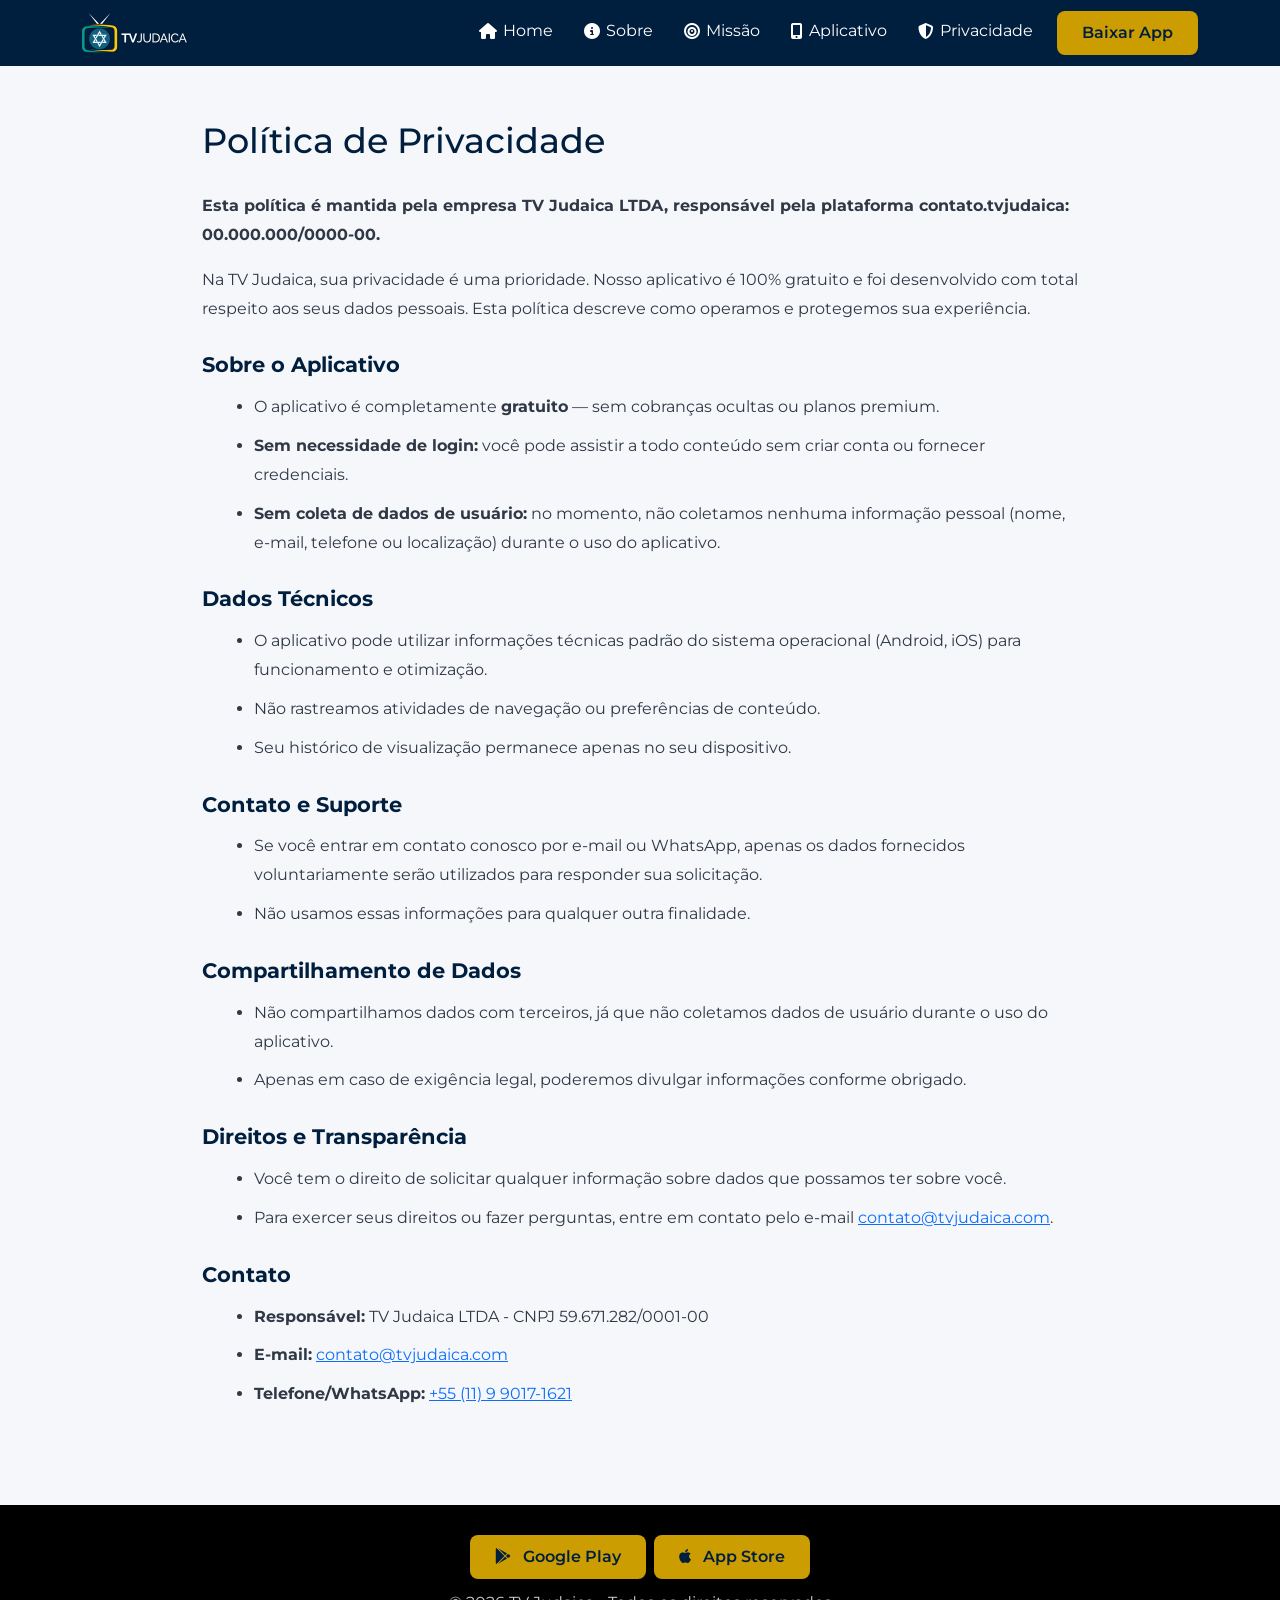
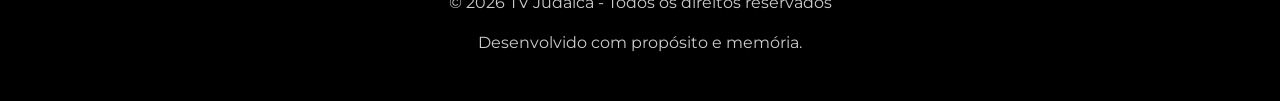
<file: politica-de-privacidade.html>
<!DOCTYPE html>
<html lang="pt-BR">

<head>
    <meta charset="UTF-8">
    <meta name="viewport" content="width=device-width, initial-scale=1.0">
    <title>TV Judaica | Política de Privacidade</title>
    <meta name="description"
        content="Política de Privacidade da TV Judaica - Saiba como protegemos seus dados.">
    <link href="https://cdn.jsdelivr.net/npm/bootstrap@5.3.2/dist/css/bootstrap.min.css" rel="stylesheet">
    <link rel="stylesheet" href="https://cdnjs.cloudflare.com/ajax/libs/font-awesome/6.5.0/css/all.min.css">
    <link rel="stylesheet" href="style.css">
    <style>
        .policy-section { padding: 80px 0; }
        .policy-content { max-width: 900px; margin: 0 auto; }
        .policy-content h1 { font-size: 2.2rem; margin-bottom: 30px; color: #001F3E; }
        .policy-content h3 { font-size: 1.3rem; margin-top: 30px; margin-bottom: 15px; color: #001F3E; font-weight: 700; }
        .policy-content p, .policy-content ul { line-height: 1.8; color: #303846; }
        .policy-content ul { margin-left: 20px; }
        .policy-content li { margin-bottom: 10px; }
    </style>
</head>

<body>

    <nav class="navbar navbar-expand-lg navbar-dark fixed-top">
        <div class="container">
            <a class="navbar-brand" href="index.html">
                <img src="./images/logo-tv.png" alt="Logo TV Judaica" height="40">
            </a>
            <button class="navbar-toggler" type="button" data-bs-toggle="collapse" data-bs-target="#navMenu">
                <span class="navbar-toggler-icon"></span>
            </button>
            <div class="collapse navbar-collapse" id="navMenu">
                <ul class="navbar-nav ms-auto">
                    <li class="nav-item"><a class="nav-link" href="index.html"><i class="fas fa-home"></i> Home</a></li>
                    <li class="nav-item"><a class="nav-link" href="index.html#sobre"><i class="fas fa-info-circle"></i> Sobre</a></li>
                    <li class="nav-item"><a class="nav-link" href="index.html#missao"><i class="fas fa-bullseye"></i> Missão</a></li>
                    <li class="nav-item"><a class="nav-link" href="index.html#app"><i class="fas fa-mobile-alt"></i> Aplicativo</a></li>
                    <li class="nav-item"><a class="nav-link" href="politica-de-privacidade.html"><i class="fas fa-shield-alt"></i> Privacidade</a></li>
                    <li class="nav-item">
                        <a href="index.html#app" class="btn btn-primary-custom ms-3">Baixar App</a>
                    </li>
                </ul>
            </div>
        </div>
    </nav>

    <section class="policy-section" style="padding-top: 120px;">
        <div class="container policy-content">
            <h1>Política de Privacidade</h1>
            <p><strong>Esta política é mantida pela empresa TV Judaica LTDA, responsável pela plataforma contato.tvjudaica: 00.000.000/0000-00.</strong></p>
            <p>Na TV Judaica, sua privacidade é uma prioridade. Nosso aplicativo é 100% gratuito e foi desenvolvido com total respeito aos seus dados pessoais. Esta política descreve como operamos e protegemos sua experiência.</p>

            <h3>Sobre o Aplicativo</h3>
            <ul>
                <li>O aplicativo é completamente <strong>gratuito</strong> — sem cobranças ocultas ou planos premium.</li>
                <li><strong>Sem necessidade de login:</strong> você pode assistir a todo conteúdo sem criar conta ou fornecer credenciais.</li>
                <li><strong>Sem coleta de dados de usuário:</strong> no momento, não coletamos nenhuma informação pessoal (nome, e-mail, telefone ou localização) durante o uso do aplicativo.</li>
            </ul>

            <h3>Dados Técnicos</h3>
            <ul>
                <li>O aplicativo pode utilizar informações técnicas padrão do sistema operacional (Android, iOS) para funcionamento e otimização.</li>
                <li>Não rastreamos atividades de navegação ou preferências de conteúdo.</li>
                <li>Seu histórico de visualização permanece apenas no seu dispositivo.</li>
            </ul>

            <h3>Contato e Suporte</h3>
            <ul>
                <li>Se você entrar em contato conosco por e-mail ou WhatsApp, apenas os dados fornecidos voluntariamente serão utilizados para responder sua solicitação.</li>
                <li>Não usamos essas informações para qualquer outra finalidade.</li>
            </ul>

            <h3>Compartilhamento de Dados</h3>
            <ul>
                <li>Não compartilhamos dados com terceiros, já que não coletamos dados de usuário durante o uso do aplicativo.</li>
                <li>Apenas em caso de exigência legal, poderemos divulgar informações conforme obrigado.</li>
            </ul>

            <h3>Direitos e Transparência</h3>
            <ul>
                <li>Você tem o direito de solicitar qualquer informação sobre dados que possamos ter sobre você.</li>
                <li>Para exercer seus direitos ou fazer perguntas, entre em contato pelo e-mail <a href="mailto:contato@tvjudaica.com">contato@tvjudaica.com</a>.</li>
            </ul>

            <h3>Contato</h3>
            <ul>
                <li><strong>Responsável:</strong> TV Judaica LTDA - CNPJ 59.671.282/0001-00</li>
                <li><strong>E-mail:</strong> <a href="mailto:contato@tvjudaica.com">contato@tvjudaica.com</a></li>
                <li><strong>Telefone/WhatsApp:</strong> <a href="https://wa.me/5511990171621" target="_blank">+55 (11) 9 9017-1621</a></li>
            </ul>
        </div>
    </section>

    <footer class="text-center">
        <div class="container">
            <div class="d-flex justify-content-center gap-2 footer-store">
                <a href="https://play.google.com/store/search?q=tv+judaica&c=apps&hl=en" target="_blank" rel="noopener" class="btn btn-primary-custom">
                    <i class="fab fa-google-play"></i>
                    <span class="ms-2">Google Play</span>
                </a>
                <a href="https://apps.apple.com/br/app/tv-judaica/id6744783999" target="_blank" rel="noopener" class="btn btn-primary-custom">
                    <i class="fab fa-apple"></i>
                    <span class="ms-2">App Store</span>
                </a>
            </div>
            <p>© 2026 TV Judaica - Todos os direitos reservados</p>
            <p>
                Desenvolvido com propósito e memória.
            </p>
        </div>
    </footer>

    <script src="https://code.jquery.com/jquery-3.7.1.min.js"></script>
    <script src="https://cdn.jsdelivr.net/npm/bootstrap@5.3.2/dist/js/bootstrap.bundle.min.js"></script>

    <script>
        $('a.nav-link, .btn-primary-custom').on('click', function (e) {
            var href = $(this).attr('href');
            if (href && href.includes('#') && !href.startsWith('http')) {
                var hash = href.substring(href.indexOf('#'));
                var target = $(hash);
                if (target.length) {
                    e.preventDefault();
                    $('html, body').animate({
                        scrollTop: target.offset().top - 70
                    }, 800);
                }
            }
        });
    </script>

</body>

</html>
</file>
<file: style.css>
@import url('https://fonts.googleapis.com/css2?family=Montserrat:wght@400;600;700;800&display=swap');

body {
    font-family: 'Montserrat', sans-serif;
    background-color: #f5f7fa;
}

.navbar {
    background-color: #001F3E;
}

.navbar-brand {
    font-weight: 700;
    color: #fff !important;
}

.nav-link {
    color: #fff !important;
    margin-left: 15px;
    display: flex;
    align-items: center;
    gap: 6px;
}

.nav-link i {
    font-size: 1rem;
}

.btn-primary-custom {
    background-color: #CC9D00;
    border: none;
    color: #001F3E;
    font-weight: 600;
    padding: 10px 25px;
    border-radius: 8px;
    transition: background-color .25s ease;
}

.btn-primary-custom:hover {
    background-color: #B8860B;
    color: #001F3E;
}

.hero {
    background: linear-gradient(135deg, #001F3E 0%, #003366 100%);
    color: #fff;
    /* padding: 100px 0; */
    padding-top: 100px;
}

.hero h1 {
    font-size: 3rem;
    font-weight: 800;
}

.hero span {
    color: #FFD700;
}

.mockup-img {
    max-width: 100%;
    border-radius: 20px;
    box-shadow: 0 20px 40px rgba(0, 0, 0, 0.4);
}

.section-padding {
    padding: 60px 0;
}

.feature-box {
    padding: 30px;
    border-radius: 15px;
    background-color: #fff;
    box-shadow: 0 10px 30px rgba(0, 0, 0, 0.05);
    transition: 0.3s;
}

.feature-box:hover {
    transform: translateY(-5px);
}

.feature-icon {
    font-size: 40px;
    color: #001F3E;
    margin-bottom: 20px;
}

.bg-dark-section {
    background-color: #001F3E;
    color: #fff;
}

footer {
    background-color: #000;
    color: #ccc;
    padding: 30px 0;
}

footer a {
    color: #FFD700;
    text-decoration: none;
}

@media (max-width: 768px) {
    .hero {
        text-align: center;
    }

    .hero h1 {
        font-size: 2.2rem;
    }
}

.live-player {
    max-width: 1280px;
    margin: 90px auto 40px;
    padding: 0 16px;
}

.live-player .video-wrapper {
    position: relative;
    padding-top: 56.25%;
    background: #000;
    border-radius: 8px;
    overflow: hidden;
}

.live-player iframe {
    position: absolute;
    top: 0;
    left: 0;
    width: 100%;
    height: 100%;
    border: 0;
}

@media (min-width:1600px) {
    .live-player {
        max-width: 1600px;
    }
}

.live-player h2 {
    font-size: 1.8rem;
    margin: 0;
}

.live-player .live-subtitle {
    margin: 4px 0 0;
    color: #e9ecef;
    opacity: .9;
}

.store-links a {
    text-decoration: none;
}

.btn-store {
    display: inline-flex;
    align-items: center;
    gap: .5rem;
    padding: .5rem .9rem;
    border-radius: 6px;
}

.btn-store .fab {
    font-size: 1.2rem;
}

.footer-store {
    margin-bottom: 12px;
}

.stats-section {
    background: linear-gradient(180deg, #ffffff 0%, #f8f9fb 100%);
}

.stat-box {
    padding: 30px;
    border-radius: 12px;
    transition: transform .25s ease, box-shadow .25s ease;
}

.stat-box:hover {
    transform: translateY(-6px);
    box-shadow: 0 20px 40px rgba(0, 0, 0, 0.06);
}

.stat-number {
    font-size: 2.2rem;
    font-weight: 800;
    color: #001F3E;
    margin-top: 8px;
}

.stat-label {
    color: #58616a;
    margin-top: 6px;
    font-weight: 600;
}

.stats-note {
    color: #303846;
    font-size: 1.05rem;
    max-width: 900px;
    margin: 0 auto;
}

@media (max-width: 576px) {
    .stat-number {
        font-size: 1.6rem;
    }
}

#.playlist-card img {
    width: 100%;
    height: auto;
    border-radius: 10px;
}

.playlist-card {
    padding: 10px;
}

.carousel-nav {
    position: absolute;
    top: 50%;
    transform: translateY(-50%);
    background: #ff0000;
    border: none;
    color: white;
    width: 50px;
    height: 50px;
    border-radius: 50%;
    z-index: 10;
    font-size: 20px;
}

.carousel-nav.prev {
    left: -25px;
}

.carousel-nav.next {
    right: -25px;
}

.carousel-nav:hover {
    background: #cc0000;
}

.btn-playlist {
    background: #ff0000;
    border: none;
}

.btn-playlist:hover {
    background: #cc0000;
}

.patrocinadores-section {
    background: #001f3e;
    color: white;
}

.patrocinadores-section h2 {
    color: #ffffff;
    font-weight: 700;
}

.patrocinador-slide img {
    max-width: 100%;
    height: auto;
    border-radius: 10px;
    transition: transform .3s ease;
}

.patrocinador-slide img:hover {
    transform: scale(1.03);
}

.patrocinador-contato i {
    margin-right: 6px;
    color: #25d366;
}

.patrocinador-contato .fa-envelope {
    color: #ffc107;
}

.anunciantes-section {
    background: #001f3e;
    color: white;
}

.anunciante-slide img {
    max-width: 100%;
    height: auto;
    border-radius: 10px;
    transition: transform .3s ease;
}

.anunciante-slide img:hover {
    transform: scale(1.03);
}

.anunciante-contato i {
    margin-right: 6px;
    color: #25d366;
}

.anunciante-contato .fa-envelope {
    color: #ffc107;
}

.live-title {
    display: block;
    width: 100%;
    color: #ffc107;
    font-weight: bolder;
}
</file>
